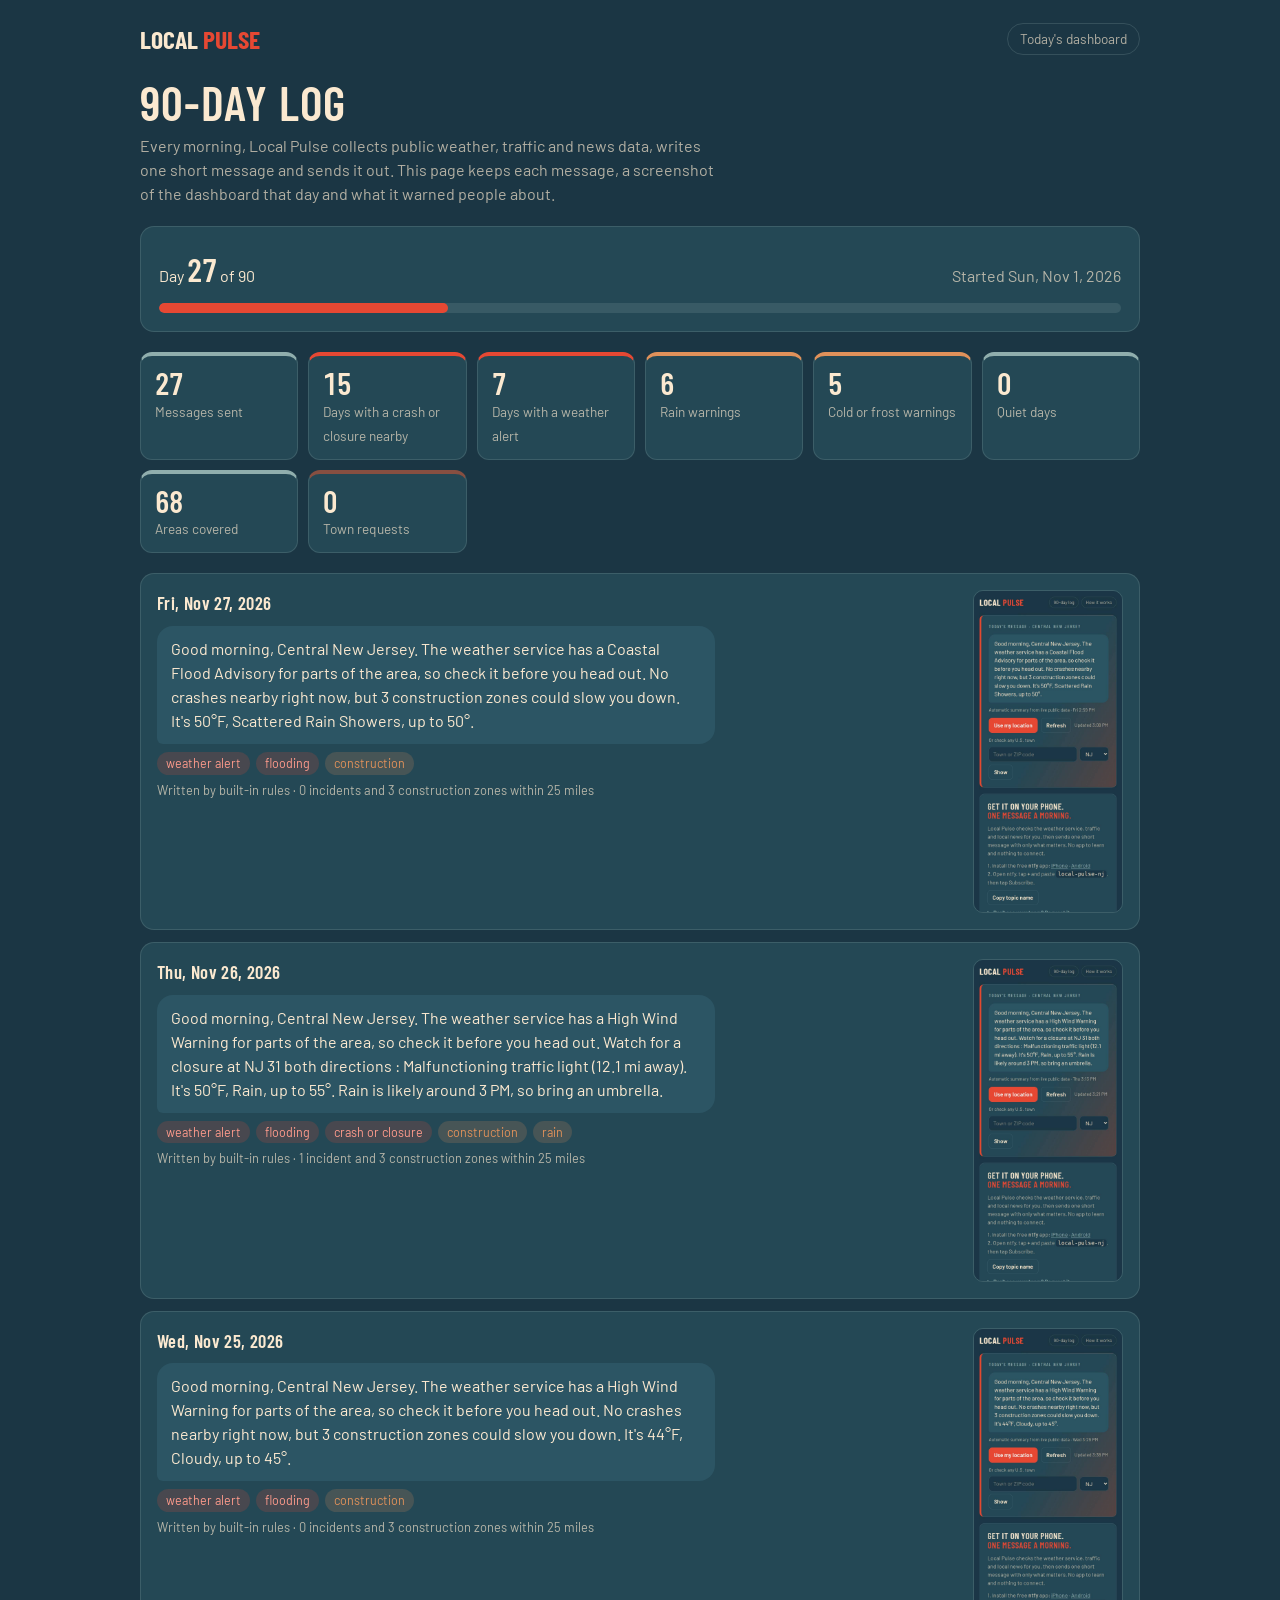
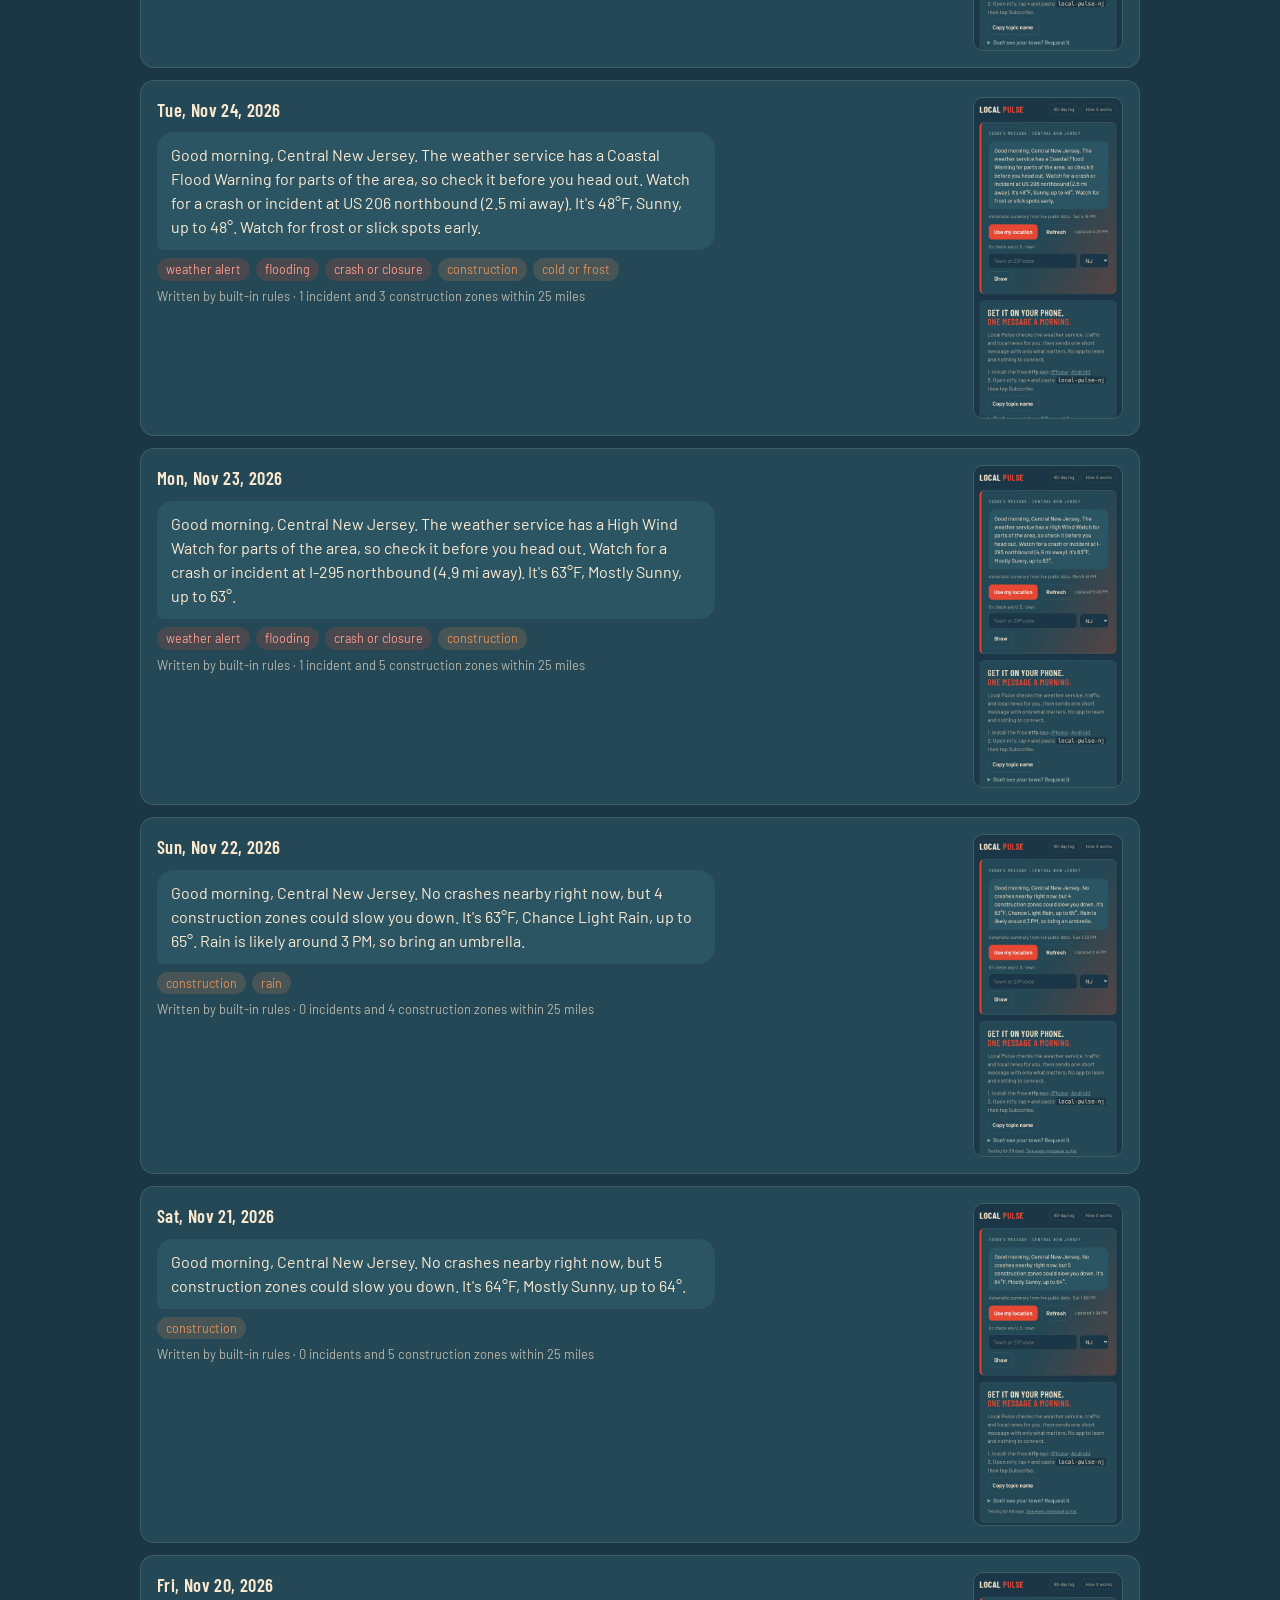
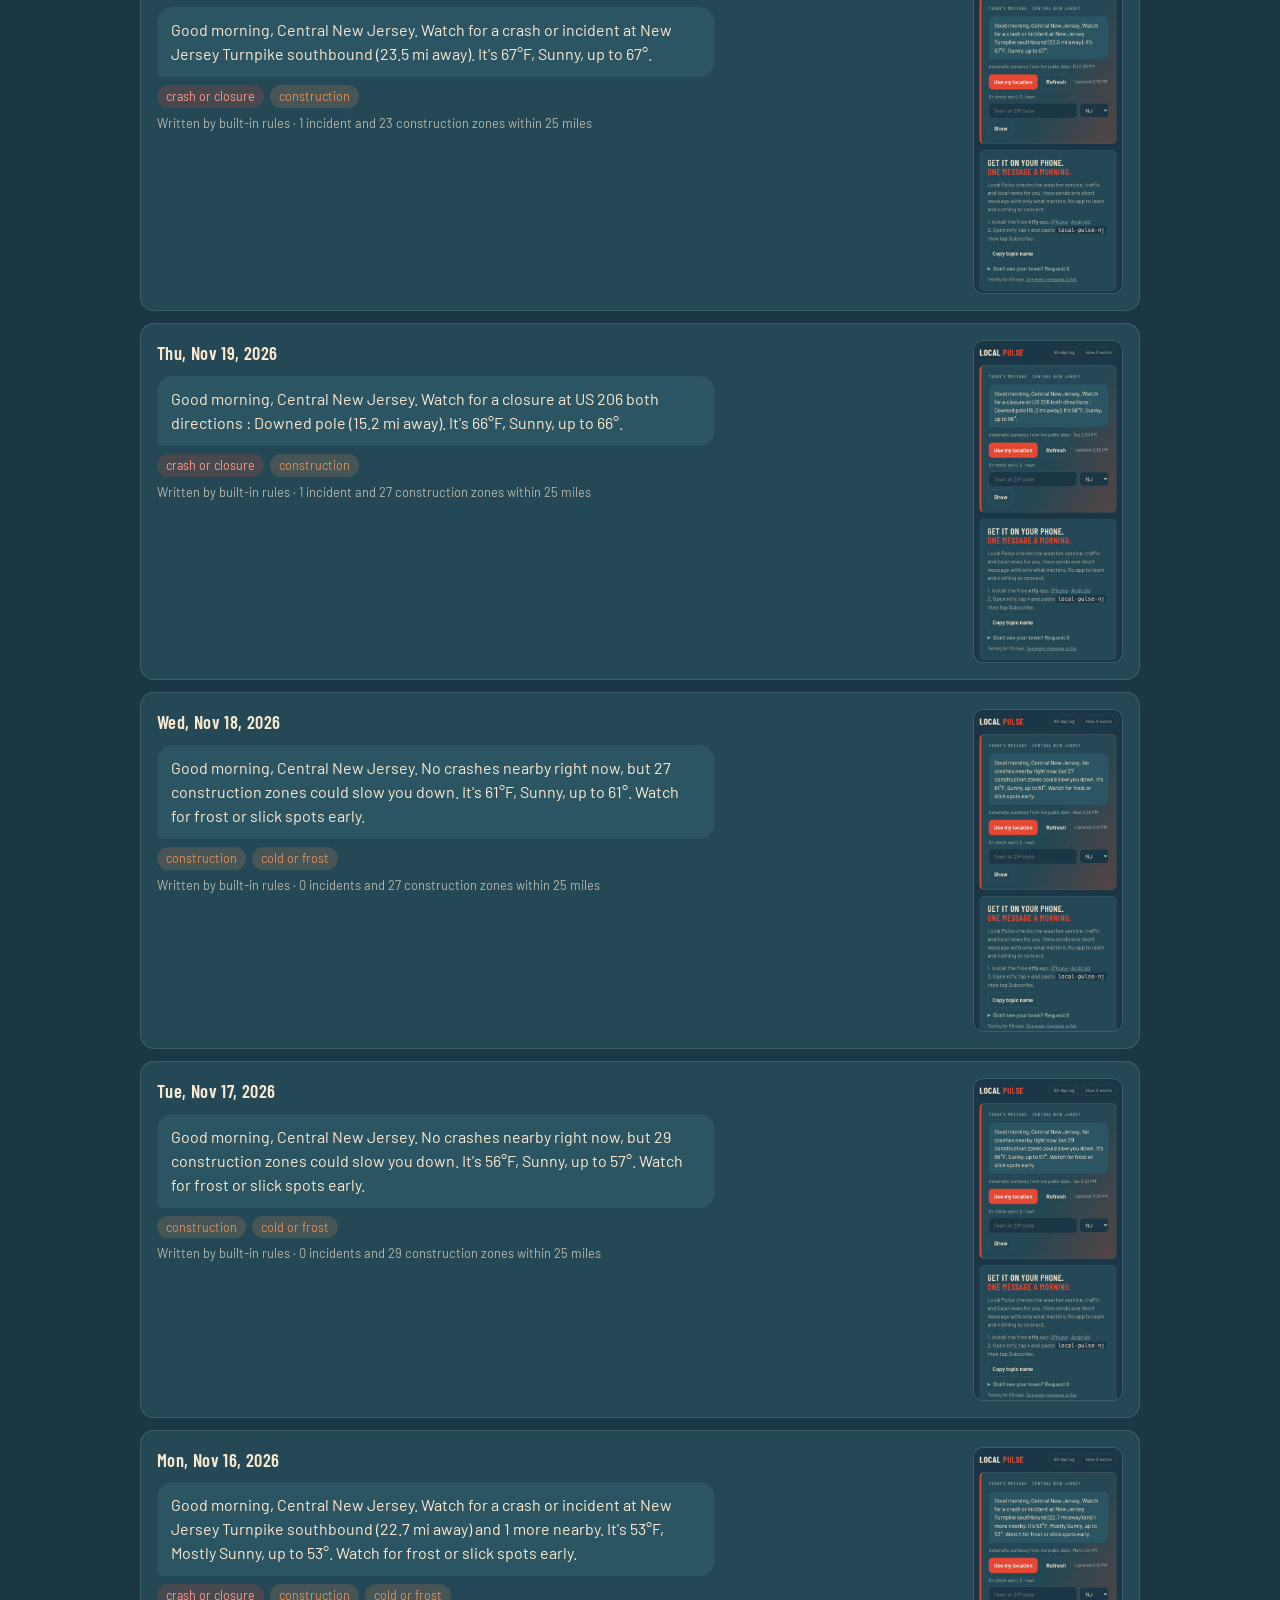
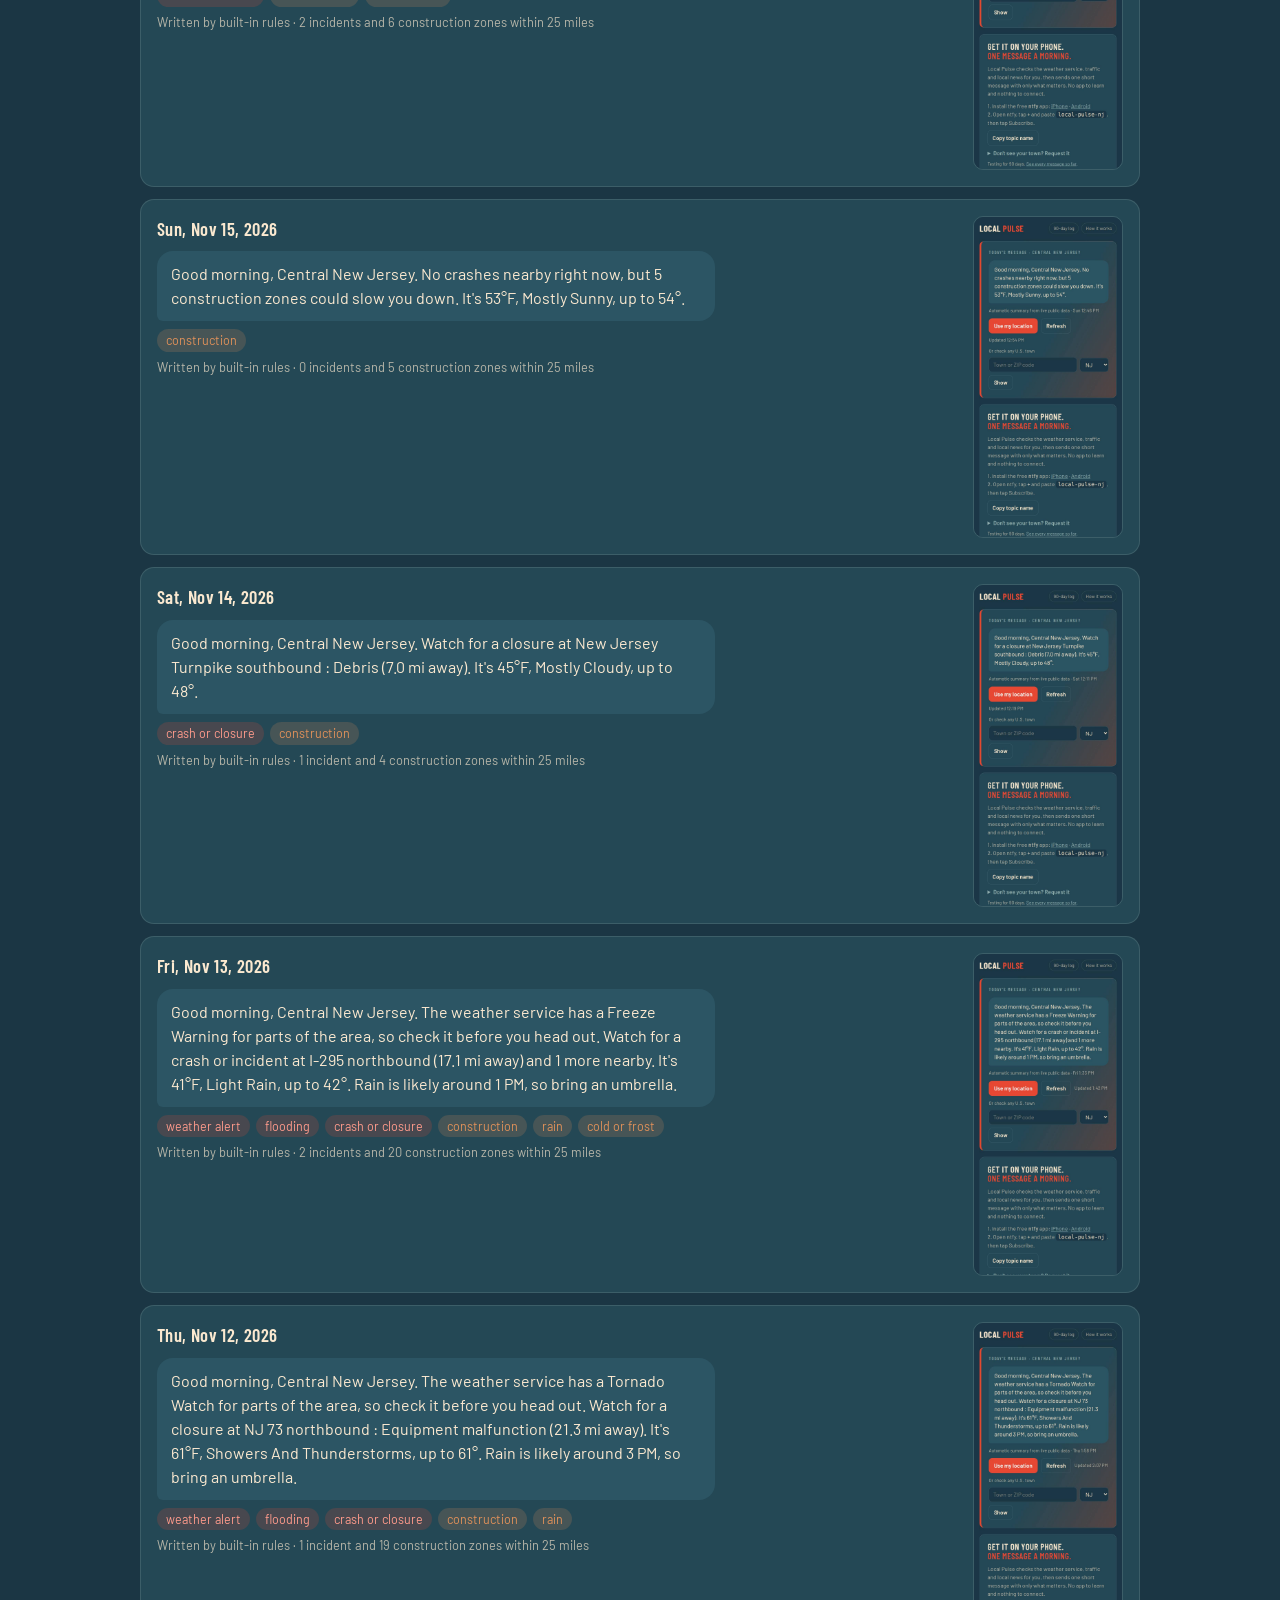
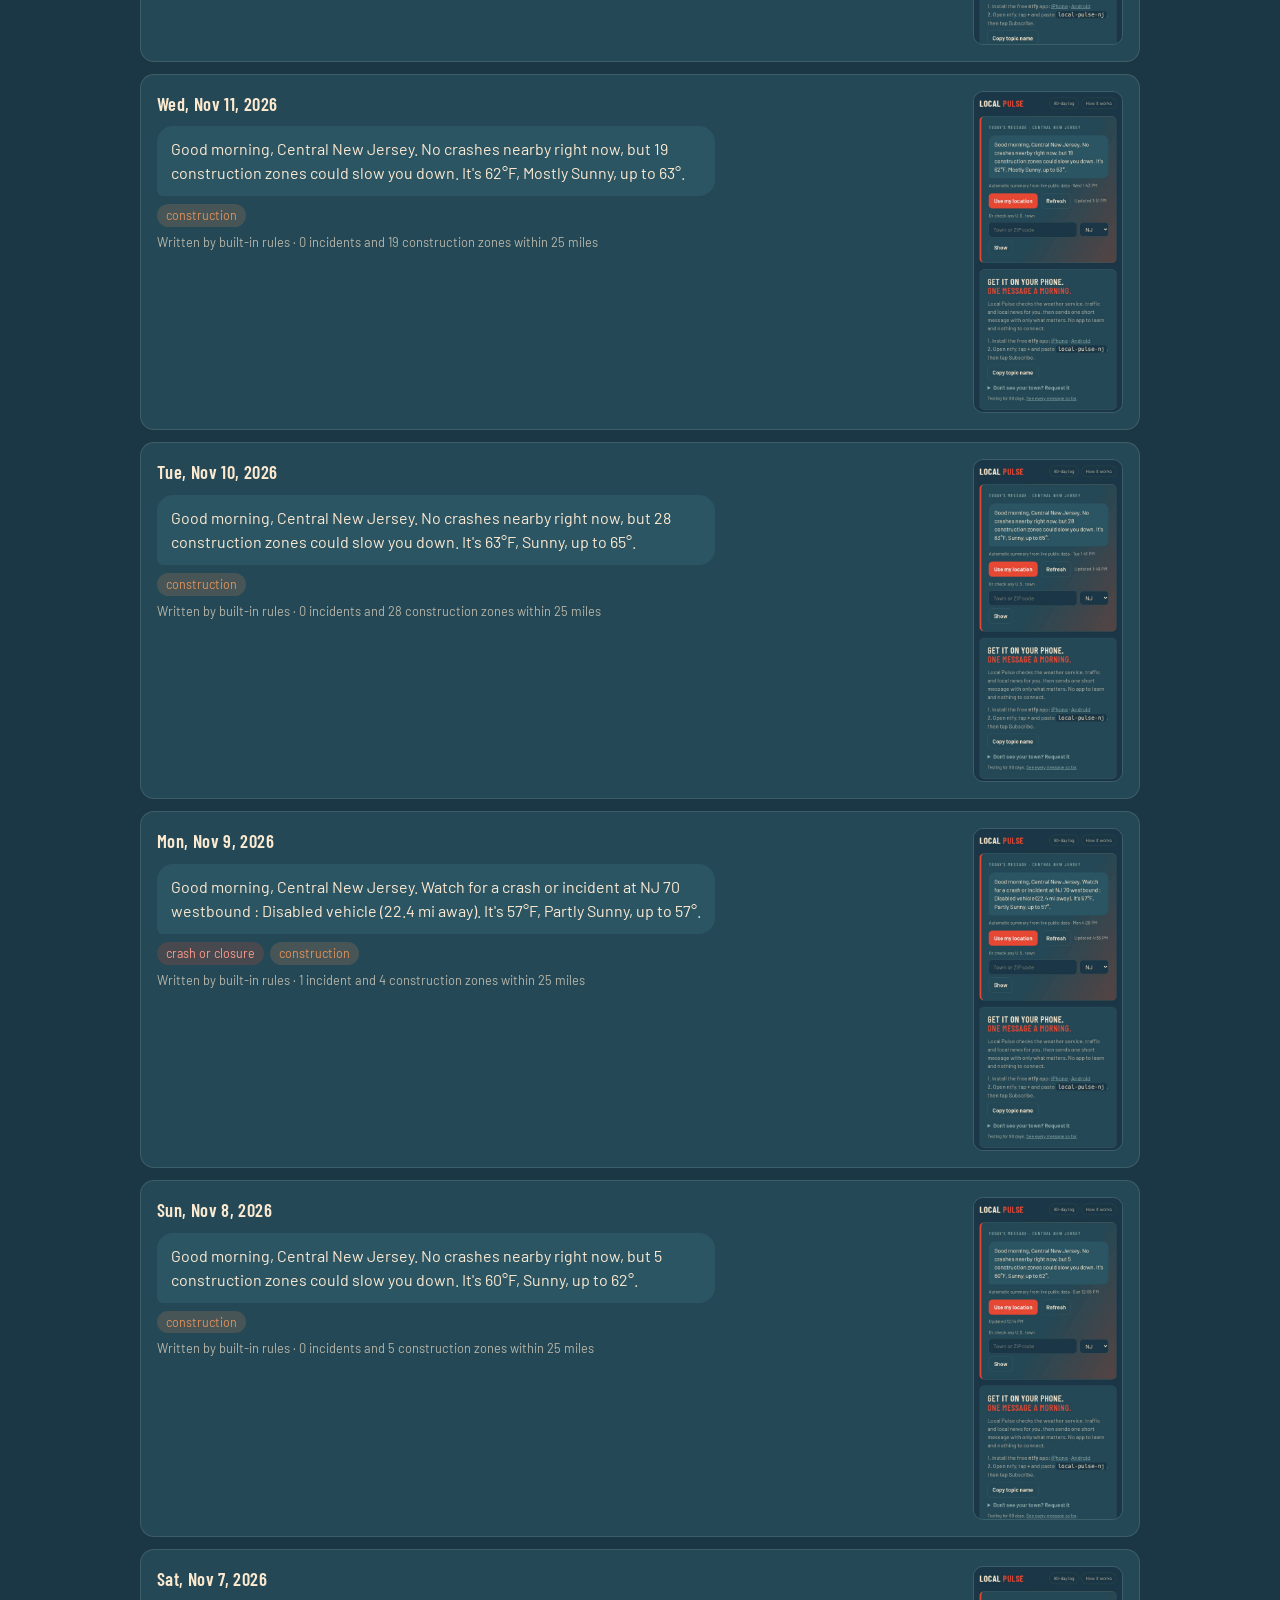
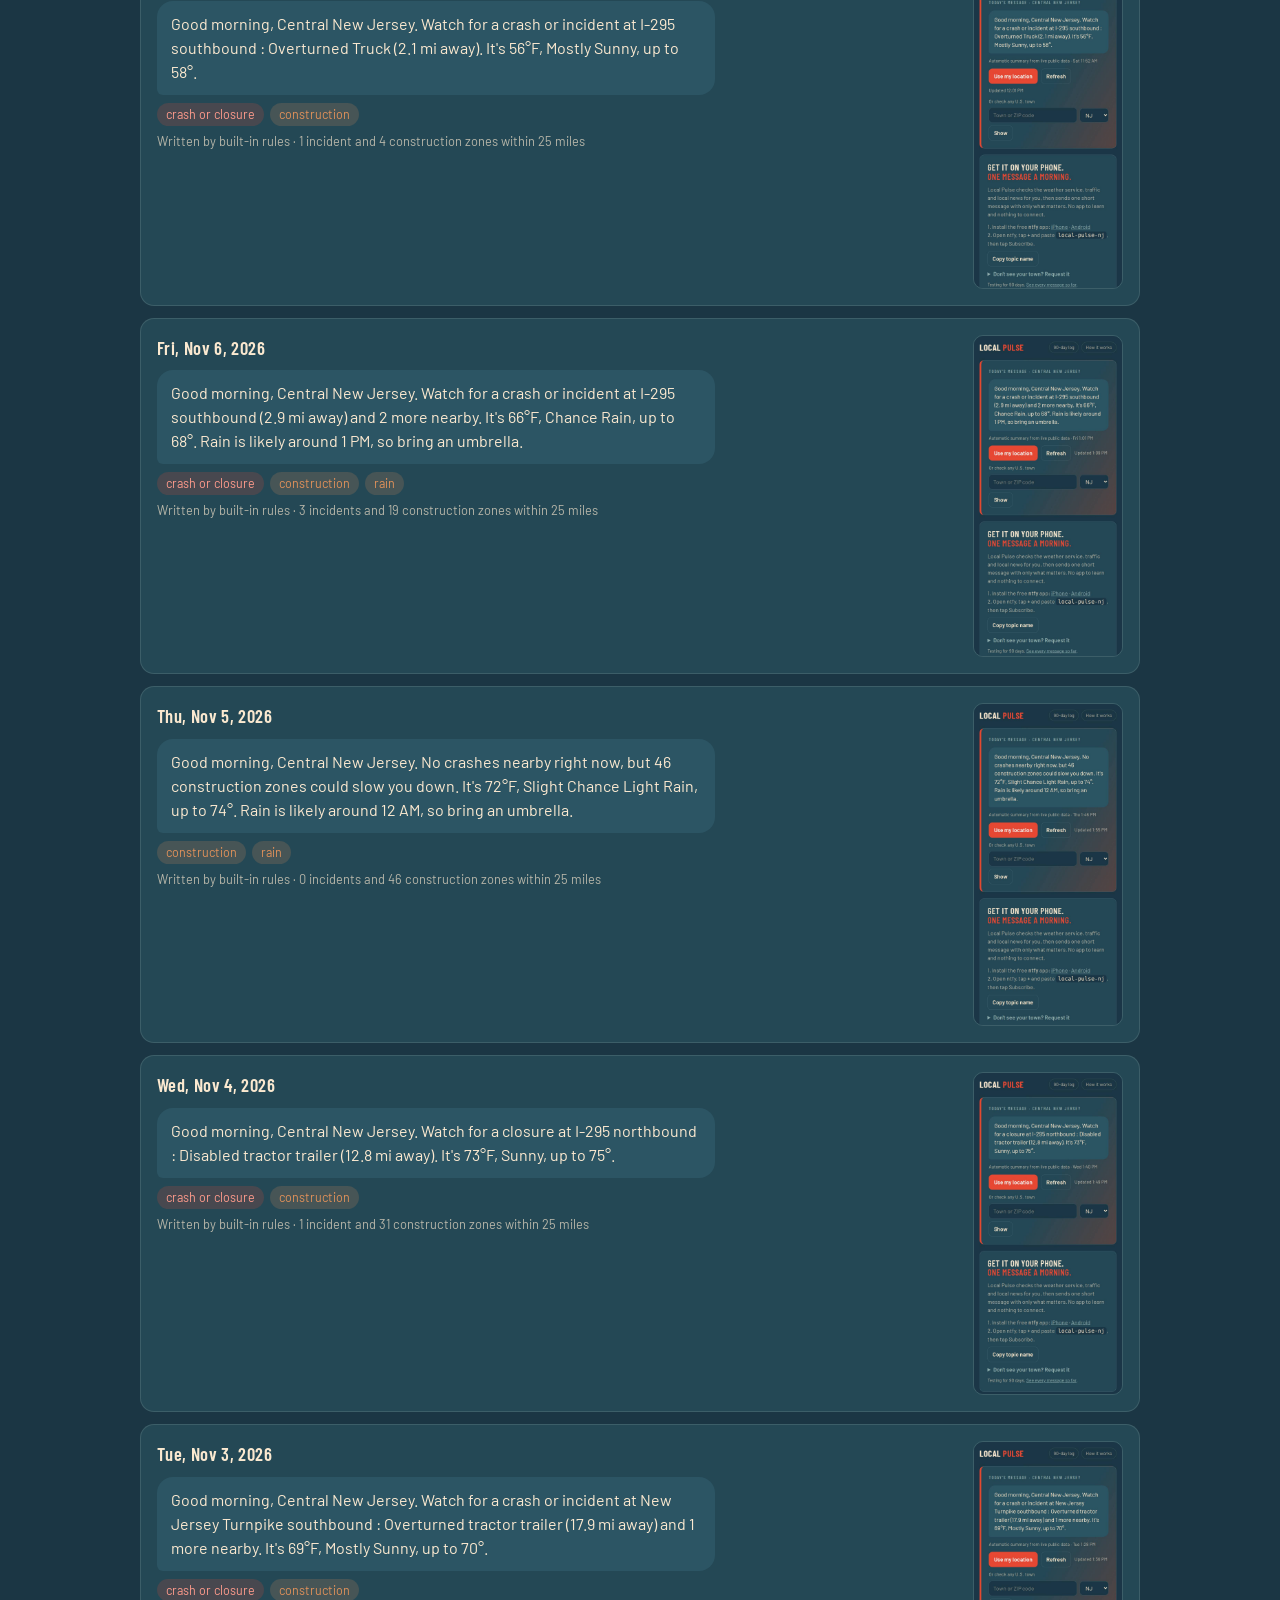
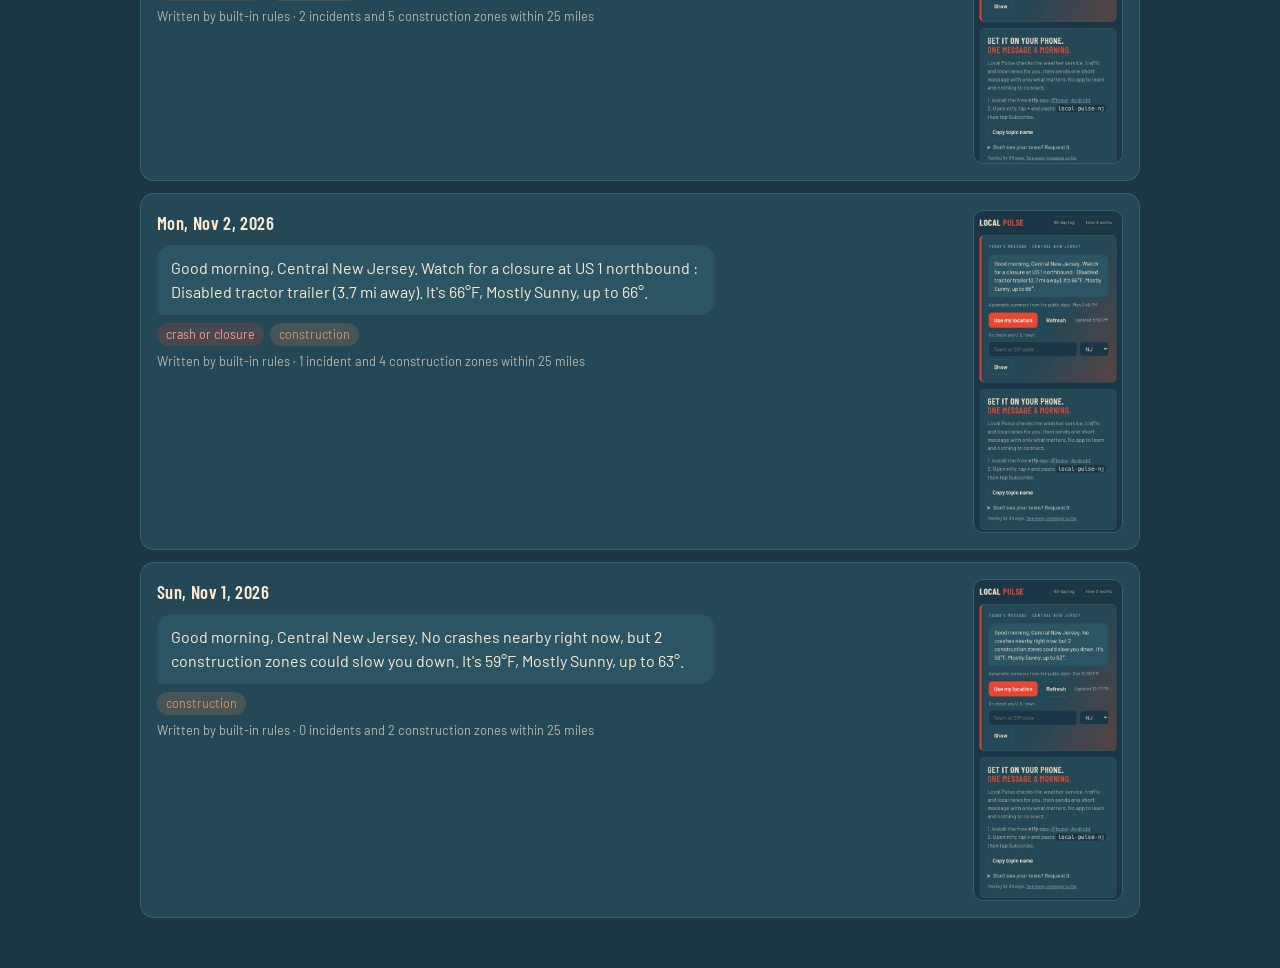
<file: local-pulse/journal.html>
<!doctype html>
<html lang="en">
<head>
  <meta charset="utf-8">
  <meta name="viewport" content="width=device-width, initial-scale=1">
  <meta name="description" content="Every Local Pulse morning message from a 90-day public test, with screenshots and what each one warned about.">
  <title>Local Pulse 90-Day Log</title>
  <link rel="preconnect" href="https://fonts.googleapis.com">
  <link rel="preconnect" href="https://fonts.gstatic.com" crossorigin>
  <link href="https://fonts.googleapis.com/css2?family=Barlow+Condensed:wght@500;600;700&family=Barlow:wght@400;500;600&display=swap" rel="stylesheet">
  <style>
    /* Same Prometheus palette as the dashboard. Layout: progress + tallies first, then one row per day, newest first. */
    :root{color-scheme:dark;--night:#1b3644;--deep:#244855;--deep2:#2c5564;--flame:#E64833;--clay:#874F41;--sage:#90AEAD;--sand:#FBE9D0;--copper:#E0915A;--line:rgba(144,174,173,.22);--muted:rgba(251,233,208,.68);--display:"Barlow Condensed","Arial Narrow",sans-serif;--body:"Barlow","Segoe UI",system-ui,sans-serif}
    *{box-sizing:border-box}
    body{margin:0;background:var(--night);color:var(--sand);font:16px/1.5 var(--body)}
    a{color:var(--sage)}:focus-visible{outline:2px solid var(--flame);outline-offset:2px}
    h1,h2,h3{font-family:var(--display);font-weight:600;letter-spacing:.02em;margin:0;text-wrap:balance}
    .shell{width:min(1000px,calc(100% - 32px));margin:0 auto;padding:20px 0 50px;display:grid;gap:20px}
    .top{display:flex;justify-content:space-between;align-items:center;gap:12px;flex-wrap:wrap}
    .logo{font-family:var(--display);font-size:1.6rem;font-weight:700;text-transform:uppercase;text-decoration:none;color:var(--sand)}.logo span{color:var(--flame)}
    .chip{border:1px solid var(--line);border-radius:999px;padding:5px 12px;font-size:.85rem;color:var(--muted);text-decoration:none}
    .intro h1{font-size:clamp(2rem,5vw,3rem);text-transform:uppercase;line-height:1}
    .intro p{color:var(--muted);max-width:64ch;margin:8px 0 0}
    .progress{background:var(--deep);border:1px solid var(--line);border-radius:14px;padding:18px;display:grid;gap:10px}
    .progress .row{display:flex;justify-content:space-between;align-items:baseline;gap:10px;flex-wrap:wrap}
    .progress b{font-family:var(--display);font-size:2rem;font-weight:600;font-variant-numeric:tabular-nums}
    .track{height:10px;border-radius:5px;background:rgba(144,174,173,.18);overflow:hidden}.track i{display:block;height:100%;background:var(--flame);border-radius:5px}
    .tallies{display:grid;grid-template-columns:repeat(auto-fit,minmax(150px,1fr));gap:10px}
    .tally{background:var(--deep);border:1px solid var(--line);border-top:4px solid var(--sev,var(--sage));border-radius:12px;padding:12px 14px}
    .tally b{display:block;font-family:var(--display);font-size:1.9rem;font-weight:600;line-height:1;font-variant-numeric:tabular-nums}
    .tally span{font-size:.85rem;color:var(--muted)}
    .days{display:grid;gap:12px;list-style:none;margin:0;padding:0}
    .day{background:var(--deep);border:1px solid var(--line);border-radius:14px;padding:16px;display:grid;grid-template-columns:1fr 150px;gap:16px;align-items:start}
    .day.noshot{grid-template-columns:1fr}
    .day h3{font-size:1.15rem}
    .bubble{background:var(--deep2);border-radius:16px 16px 16px 6px;padding:11px 14px;margin:8px 0;max-width:62ch}
    .flags{display:flex;gap:6px;flex-wrap:wrap}
    .flag{font-size:.78rem;border-radius:999px;padding:2px 9px;background:rgba(144,174,173,.15);color:var(--sage)}
    .flag.hot{background:rgba(230,72,51,.18);color:#ff9b8c}.flag.warm{background:rgba(224,145,90,.18);color:var(--copper)}
    .by{font-size:.8rem;color:var(--muted);margin-top:6px}
    .day img{width:100%;border-radius:10px;border:1px solid var(--line);display:block}
    .empty{border:1px dashed var(--line);border-radius:12px;color:var(--muted);text-align:center;padding:30px 16px}
    @media(max-width:560px){.day{grid-template-columns:1fr}.day img{max-width:220px}}
  </style>
</head>
<body>
  <main class="shell">
    <header class="top"><a class="logo" href="./">Local <span>Pulse</span></a><a class="chip" href="./">Today's dashboard</a></header>
    <section class="intro">
      <h1>90-Day Log</h1>
      <p>Every morning, Local Pulse collects public weather, traffic and news data, writes one short message and sends it out. This page keeps each message, a screenshot of the dashboard that day and what it warned people about.</p>
    </section>
    <section class="progress" id="progress" aria-live="polite"><div class="row"><span>Loading the log…</span></div></section>
    <section class="tallies" id="tallies"></section>
    <ul class="days" id="days"></ul>
  </main>
  <script>
    const el=id=>document.getElementById(id);
    const esc=v=>String(v??"").replace(/[&<>'"]/g,c=>({"&":"&amp;","<":"&lt;",">":"&gt;","'":"&#39;",'"':"&quot;"}[c]));
    const hot=["crash or closure","flooding","weather alert"],warm=["rain","cold or frost","construction"];
    const flagClass=f=>hot.includes(f)?"hot":warm.includes(f)?"warm":"";
    const nice=d=>new Date(d+"T12:00:00").toLocaleDateString([], {weekday:"short",month:"short",day:"numeric",year:"numeric"});
    async function load(){
      let data;
      try{const r=await fetch(`journal/index.json?v=${Date.now()}`);if(!r.ok)throw 0;data=await r.json()}
      catch(_){el("progress").innerHTML='<div class="row"><span>The first morning message hasn’t been logged yet. Check back tomorrow.</span></div>';return}
      const s=data.summary,e=data.entries||[];
      const pct=Math.round(100*s.dayNumber/s.plannedDays);
      el("progress").innerHTML=`<div class="row"><span>Day <b>${s.dayNumber}</b> of ${s.plannedDays}</span><span style="color:var(--muted)">Started ${esc(nice(s.start))}</span></div><div class="track" role="progressbar" aria-valuenow="${s.dayNumber}" aria-valuemin="0" aria-valuemax="${s.plannedDays}"><i style="width:${pct}%"></i></div>`;
      const t=[["Messages sent",s.briefsSent,"var(--sage)"],["Days with a crash or closure nearby",s.daysWith["crash or closure"],"var(--flame)"],["Days with a weather alert",s.daysWith["weather alert"],"var(--flame)"],["Rain warnings",s.daysWith["rain"],"var(--copper)"],["Cold or frost warnings",s.daysWith["cold or frost"],"var(--copper)"],["Quiet days",s.daysWith["quiet day"],"var(--sage)"],["Areas covered",s.areasCovered||0,"var(--sage)"],["Town requests",s.townRequests||0,"var(--clay)"]];
      el("tallies").innerHTML=t.map(([l,n,c])=>`<div class="tally" style="--sev:${c}"><b>${n}</b><span>${l}</span></div>`).join("");
      el("days").innerHTML=e.length?e.map(d=>`<li class="day${d.hasScreenshot?"":" noshot"}"><div><h3>${esc(nice(d.date))}</h3><div class="bubble">${esc(d.message)}</div><div class="flags">${(d.flags||[]).map(f=>`<span class="flag ${flagClass(f)}">${esc(f)}</span>`).join("")}</div><div class="by">Written by ${esc(d.writtenBy)} · ${d.nearbyIncidents} incident${d.nearbyIncidents===1?"":"s"} and ${d.nearbyConstruction} construction zone${d.nearbyConstruction===1?"":"s"} within 25 miles</div></div>${d.hasScreenshot?`<a href="journal/${esc(d.screenshot)}" target="_blank" rel="noopener"><img src="journal/${esc(d.screenshot)}" alt="Dashboard on ${esc(nice(d.date))}" loading="lazy"></a>`:""}</li>`).join(""):'<li class="empty">No messages logged yet.</li>';
    }
    load();
  </script>
</body>
</html>
</file>
